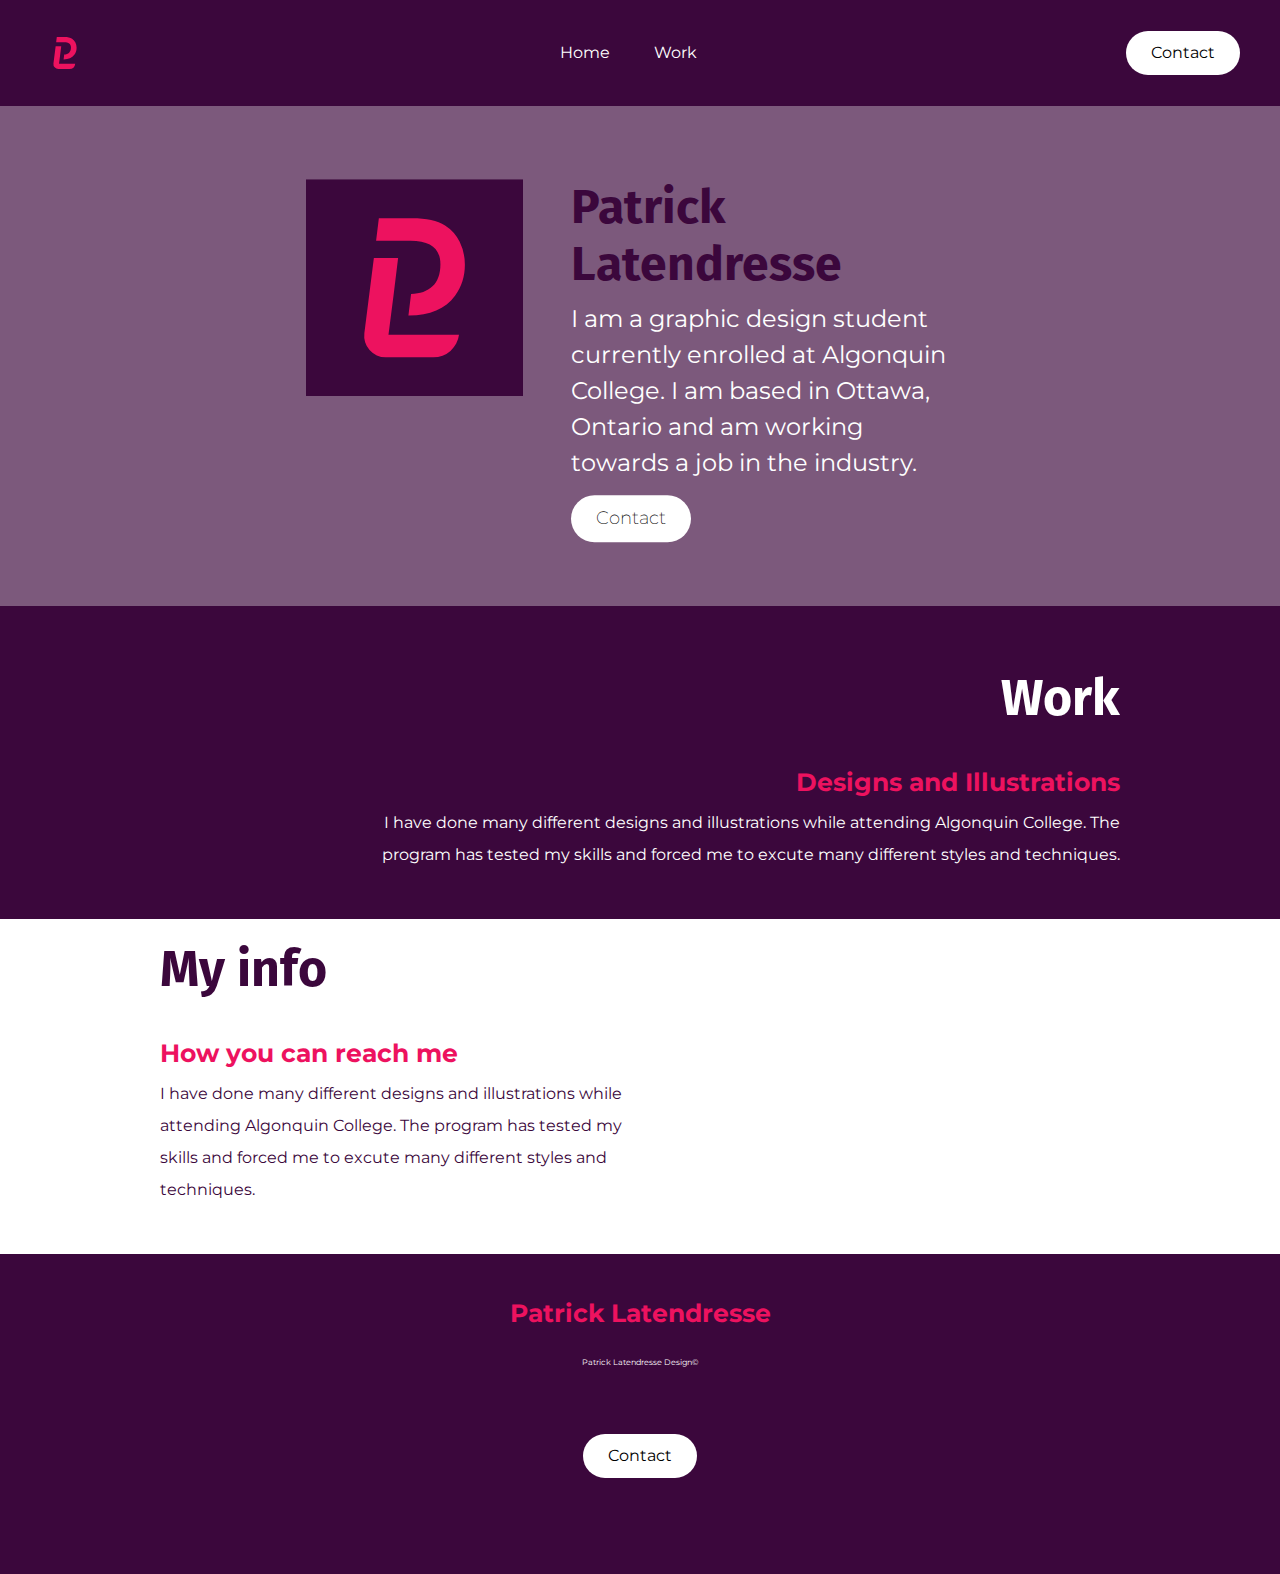
<file: index.html>
<!DOCTYPE html>
<html lang="en-ca">
<head>
  <meta charset="utf-8">
  <title>Homepage</title>
  <meta name="viewport" content="width=device-width,initial-scale=1">
  <link href="css/main.css" rel="stylesheet">
  <link rel="preconnect" href="https://fonts.gstatic.com">
  <link href="https://fonts.googleapis.com/css2?family=Fira+Sans:wght@500&family=Montserrat&display=swap" rel="stylesheet">
  <link rel="shortcut icon" href="favicon.ico">
  <link rel="icon" type="image/png" href="favicon-196.png">
</head>
<body>
  <ul class="skip-links">
    <li><a href="#nav">skip to Navigation</a></li>
    <li><a href="#main">skip to Main</a></li>
    <li><a href="#contentinfo">skip to Footer</a></li>
  </ul>

  <header role="banner" class="banner">
    <img class="logo" src="images/logo.svg" alt="Logo">
    <nav role="navigation" id="nav" tabindex="0">
      <ul class="links">
        <li><a href="file:///Users/patricklatendresse/Documents/GitHub/web-design-2-independent-project/index.html">Home</a></li>
        <li><a href="file:///Users/patricklatendresse/Documents/GitHub/web-design-2-independent-project/work.html">Work</a></li>
      </ul>
    </nav>
    <a class="btn" href="file:///Users/patricklatendresse/Documents/GitHub/web-design-2-independent-project/contact.html">Contact</a>
  </header>

  <main role="main" id="main" tabindex="0">
    <section class="intro">
      <div class="cta">
        <img class="img-flex" src="images/16by9.svg" alt="">
        <div class="cta-content">
          <div class="icon">
            <img src="images/logo.svg" alt="">
          </div>

          <div class="cta-text">
            <h1 class="cta-h1">Patrick Latendresse</h1>
            <p class="cta-p">I am a graphic design student currently enrolled at Algonquin College. I am based in Ottawa, Ontario and am working towards a job in the industry.</p>
            <a class="cta-btn" href="#">Contact</a>
          </div>
        </div>
      </div>
    </section>

    <section class="work">
      <h2>Work</h2>
      <h3>Designs and Illustrations</h3>
      <p>I have done many different designs and illustrations while attending Algonquin College. The program has tested my skills and forced me to excute many different styles and techniques.</p>
    </section>

    <section class="info">
      <h2>My info</h2>
      <h3>How you can reach me</h3>
      <p>I have done many different designs and illustrations while attending Algonquin College. The program has tested my skills and forced me to excute many different styles and techniques.</p>
    </section>
  </main>

  <article>
    <footer role="contentinfo" id="contentinfo" class="contentinfo">
      <h3 class="name">Patrick Latendresse</h3>
      <div class="container">
        <div>
          <a class="footerbtn" href="file:///Users/patricklatendresse/Documents/GitHub/web-design-2-independent-project/contact.html">Contact</a>
        </div>
        <p>Patrick Latendresse Design©</p>
      </div>
    </footer>
  </article>

</body>
</html>
</file>
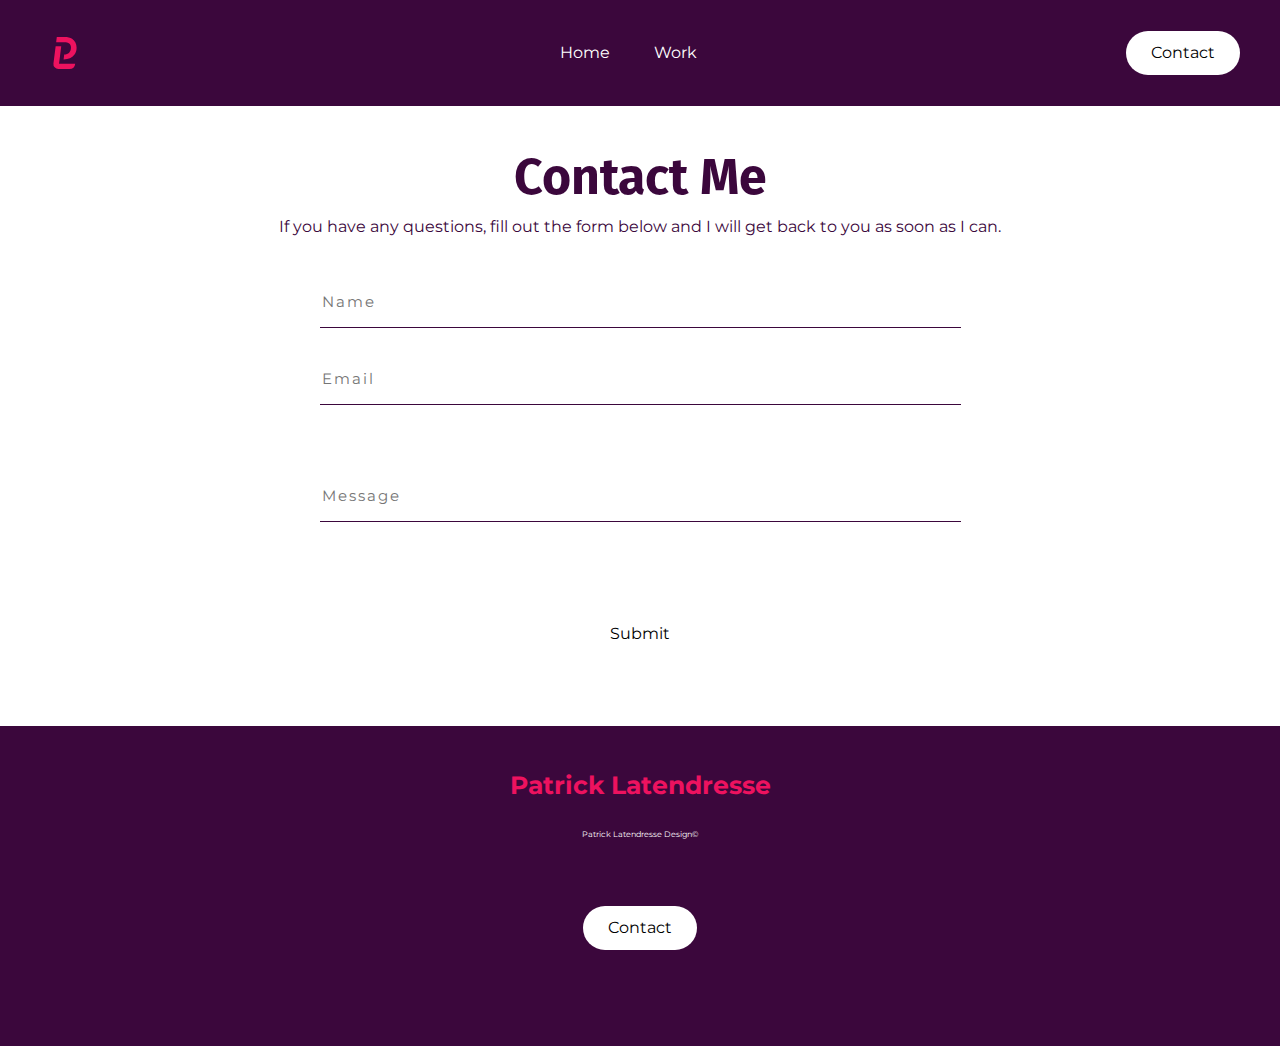
<file: contact.html>
<!DOCTYPE html>
<html lang="en-ca">
<head>
  <meta charset="utf-8">
  <title>Homepage</title>
  <meta name="viewport" content="width=device-width,initial-scale=1">
  <link href="css/main.css" rel="stylesheet">
  <link rel="preconnect" href="https://fonts.gstatic.com">
  <link href="https://fonts.googleapis.com/css2?family=Fira+Sans:wght@500&family=Montserrat&display=swap" rel="stylesheet">
  <link rel="shortcut icon" href="favicon.ico">
  <link rel="icon" type="image/png" href="favicon-196.png">
</head>
<body>

  <header class="banner">
    <img class="logo" src="images/logo.svg" alt="Logo">
    <nav>
      <ul class="links">
        <li><a href="file:///Users/patricklatendresse/Documents/GitHub/web-design-2-independent-project/index.html">Home</a></li>
        <li><a href="file:///Users/patricklatendresse/Documents/GitHub/web-design-2-independent-project/work.html">Work</a></li>
      </ul>
    </nav>
    <a class="btn" href="file:///Users/patricklatendresse/Documents/GitHub/web-design-2-independent-project/contact.html">Contact</a>
  </header>

  <main>
    <section class="formheader">
      <h1>Contact Me</h1>
      <p>If you have any questions, fill out the form below and I will get back to you as soon as I can.</p>
    </section>

    <section class="signup">
      <div class="message">
        <form>
          <input type="text" placeholder="Name" />
          <input type="text" placeholder="Email" />
          <input type="text" id="msg" placeholder="Message" />
        </form>
        <div>
        <a class="formbtn" href="">Submit</a>
      </div>
      </div>
    </section>
  </main>

  <footer role="contentinfo" id="contentinfo" class="contentinfo">
    <h3 class="name">Patrick Latendresse</h3>
    <div class="container">
      <div>
        <a class="footerbtn" href="file:///Users/patricklatendresse/Documents/GitHub/web-design-2-independent-project/contact.html">Contact</a>
      </div>
      <p>Patrick Latendresse Design©</p>
    </div>
  </footer>

</body>
</html>
</file>
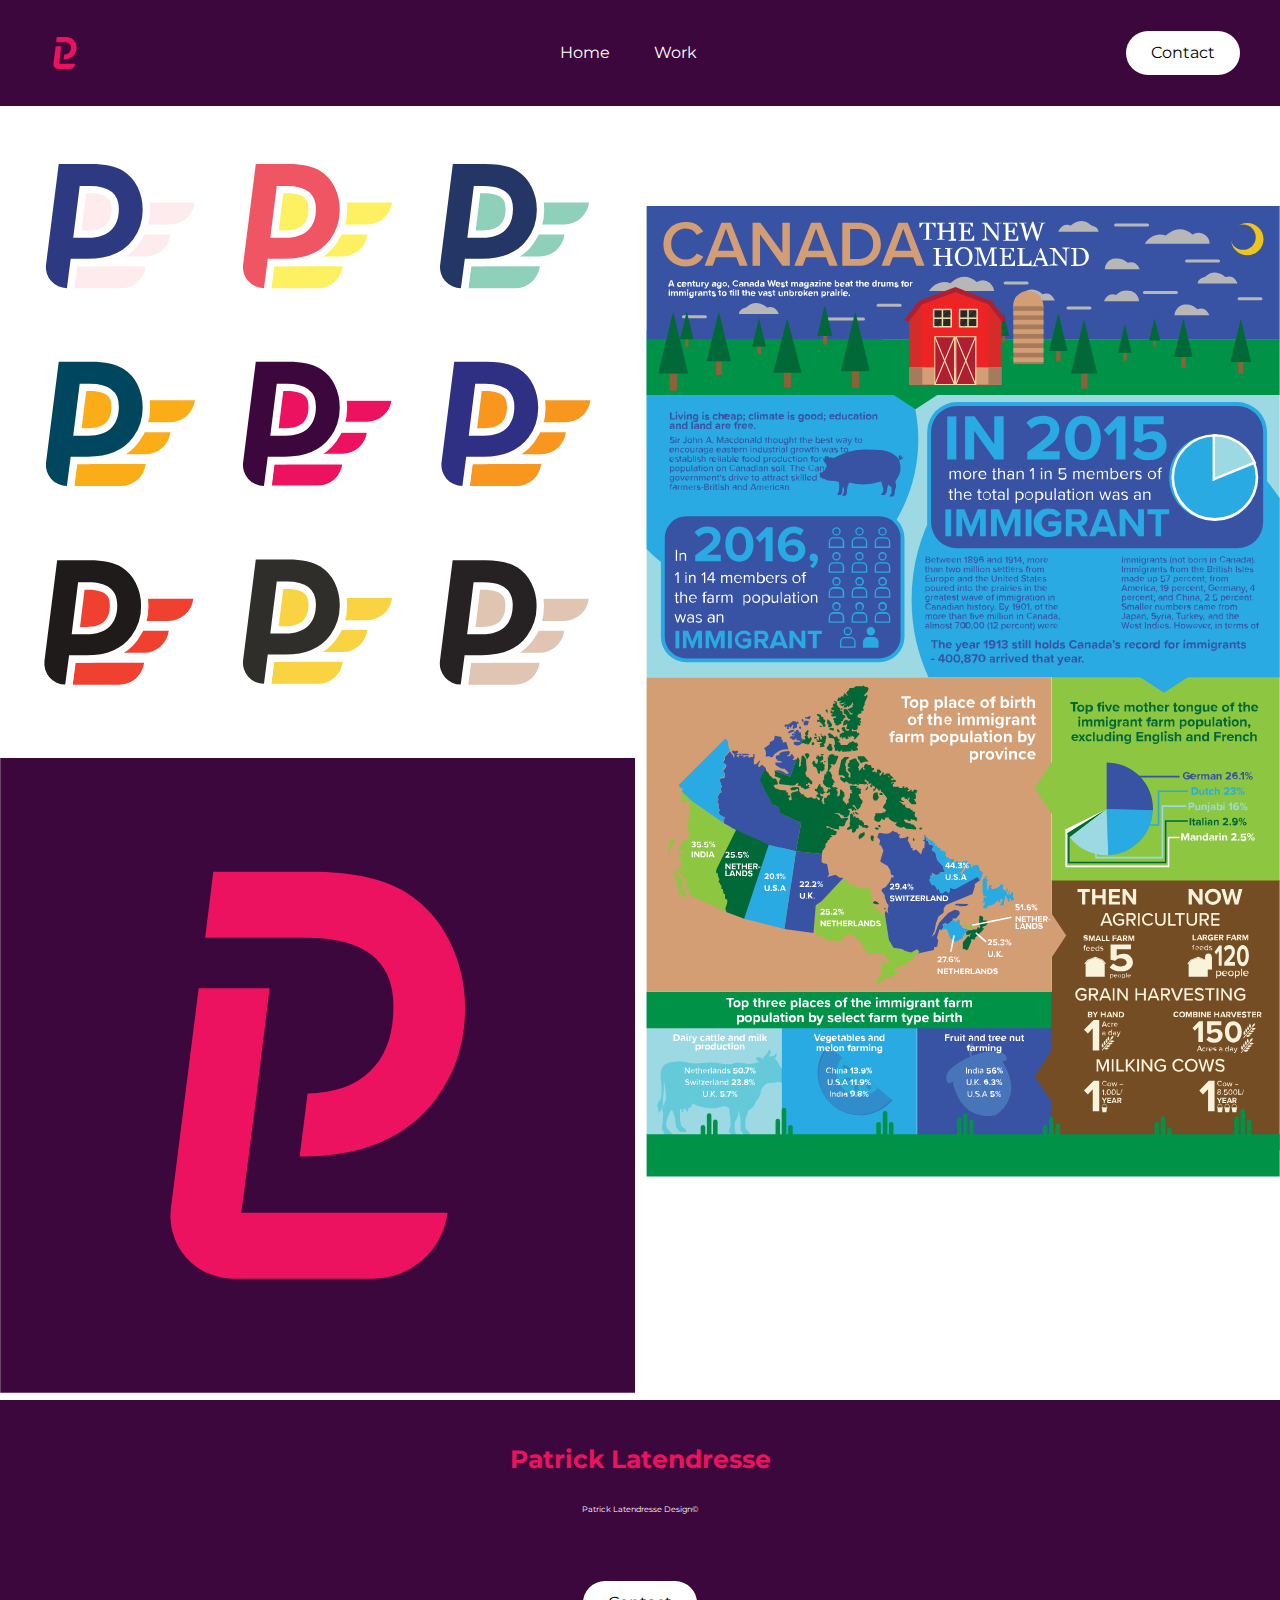
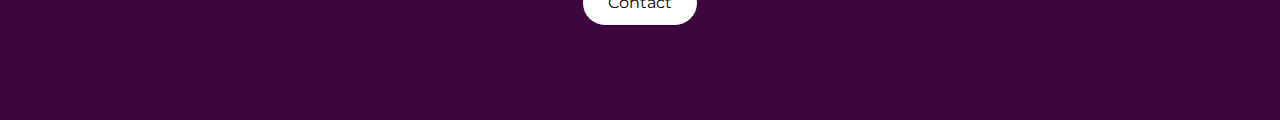
<file: work.html>
<!DOCTYPE html>
<html lang="en-ca">
<head>
  <meta charset="utf-8">
  <title>Homepage</title>
  <meta name="viewport" content="width=device-width,initial-scale=1">
  <link href="css/main.css" rel="stylesheet">
  <link rel="preconnect" href="https://fonts.gstatic.com">
  <link href="https://fonts.googleapis.com/css2?family=Fira+Sans:wght@500&family=Montserrat&display=swap" rel="stylesheet">
  <link rel="shortcut icon" href="favicon.ico">
  <link rel="icon" type="image/png" href="favicon-196.png">
</head>
<body>
  <header class="banner">
    <img class="logo" src="images/logo.svg" alt="Logo">
    <nav>
      <ul class="links">
        <li><a href="file:///Users/patricklatendresse/Documents/GitHub/web-design-2-independent-project/index.html">Home</a></li>
        <li><a href="file:///Users/patricklatendresse/Documents/GitHub/web-design-2-independent-project/work.html">Work</a></li>
      </ul>
    </nav>
    <a class="btn" href="file:///Users/patricklatendresse/Documents/GitHub/web-design-2-independent-project/contact.html">Contact</a>
  </header>

    <main>
      <div class="grid-container">
        <div class="personallogo"><img src="images/personallogo.svg" alt="logo"></div>
        <div class="gridlogo"><img src="images/gridlogo.svg" alt=""></div>
        <div class="infographic"><img src="images/infographic.svg" alt=""></div>
      </div>
    </main>

  <footer role="contentinfo" id="contentinfo" class="contentinfo">
    <h3 class="name">Patrick Latendresse</h3>
    <div class="container">
      <div>
        <a class="footerbtn" href="file:///Users/patricklatendresse/Documents/GitHub/web-design-2-independent-project/contact.html">Contact</a>
      </div>
      <p>Patrick Latendresse Design©</p>
    </div>
  </footer>

</body>
</html>
</file>
<file: css/main.css>
@-moz-viewport { width: device-width; scale: 1; }
@-ms-viewport { width: device-width; scale: 1; }
@-o-viewport { width: device-width; scale: 1; }
@-webkit-viewport { width: device-width; scale: 1; }
@viewport { width: device-width; scale: 1; }

html {
  box-sizing: border-box;
  -webkit-text-size-adjust: 100%;
  text-size-adjust: 100%;
  font-family: "Fira Sans", sans-serif;
  font-family: Montserrat, sans-serif;
  line-height: 1.5;
}

*,
*::before,
*::after {
  box-sizing: inherit;
}

body {
  margin: 0;
}

li, a {
  font-family: Montserrat, sans-serif;
  font-size: 1rem;
  color: #fff;
  text-decoration: none;
}

.banner {
  display: flex;
  justify-content: space-between;
  align-items: center;
  padding: 25px 40px;
  background-color: #3b073c;
}

.logo {
  cursor: pointer;
  width: 50px;
  height: auto;
}

.links {
  list-style: none;
}

.links li {
  display: inline-block;
  padding: 0 1.25rem;
}

.links li a:hover {
  color: #ed125f;
}

.btn {
  padding: .625rem 1.5625rem;
  background-color: #fff;
  color: #000;
  border: none;
  border-radius: 1.5rem;
  opacity: 50;
  transition: opacity .8s;
}

.btn:hover {
  background-color: #ed125f;
  color: #fff;
  opacity: 100;
  transition: opacity .5s;
}

h1 {
  font-size: 3.125rem;
  font-family: "Fira Sans", sans-serif;
  color: #3b073c;
  margin-bottom: -1rem;
}

h2 {
  font-size: 1.5625rem;
  font-family: Montserrat, sans-serif;
  color: #ed125f;
  margin-bottom: -1rem;
}

h3 {
  font-size: 1.5625rem;
  font-family: Montserrat, sans-serif;
  color: #ed125f;
  margin-bottom: -1rem;
}

.work {
  line-height: 2;
  text-align: right;
  padding-right: 10rem;
  padding-left: 50rem;
  background-color: #3b073c;
  padding-bottom: 2rem;
  float: right;
}

.work h2 {
  color: #fff;
  width: 50rem;
  font-size: 3.125rem;
  font-family: "Fira Sans", sans-serif;
  margin-bottom: -1rem;
}

.work p {
  color: #fff;
  width: 50rem;
}

.message {
  display: block;
  text-align: center;
}

form {
  display: inline-block;
  margin-left: auto;
  margin-right: auto;
  text-align: left;
  padding-top: 1rem;
  padding-bottom: 5rem;
}

.formheader {
  text-align: center;
  color: #3b073c;
}

.formheader p {
  color: #3b073c;
}

input {
  width: 100%;
  margin: 20px 0;
  background: #fff;
  border: none;
  border-bottom: 1px solid #3b073c;
  font-size: .9375rem;
  letter-spacing: 2px;
  font-family: Montserrat, sans-serif;
  padding-bottom: 1rem;
}

#msg {
  margin-top: 60px;
}

.formbtn {
  padding: .625rem 1.5625rem;
  background-color: #fff;
  color: #000;
  border: none;
  border-radius: 1.5rem;
  opacity: 50;
  transition: opacity .8s;
}

.formbtn:hover {
  background-color: #ed125f;
  color: #fff;
  opacity: 100;
  transition: opacity  .5s;
}

.skip-links {
  display: none;
}

footer {
  background-color: #3b073c;
  color: #fff;
  bottom: 0;
  width: 100%;
  height: 20rem;
  display: inline-block;
  margin-left: auto;
  margin-right: auto;
  text-align: left;
  padding-top: 1rem;
}

.name {
  padding-bottom: 2rem;
  text-align: center;
}

.footerbtn {
  padding: .625rem 1.5625rem;
  background-color: #fff;
  color: #000;
  border: none;
  border-radius: 1.5rem;
  margin: 0;
  position: absolute;
  top: 50%;
  left: 50%;
  -ms-transform: translate(-50%, -50%);
  transform: translate(-50%, -50%);
}

.footerbtn:hover {
  background-color: #fff;
  color: #ed125f;
}

.container {
  height: 200px;
  position: relative;
  text-align: center;
  font-size: .5rem;
}

.trademark {
  color: #fff;
}

.info {
  line-height: 2;
  padding-left: 10rem;
  padding-right: 5rem;
  width: 50rem;
  padding-bottom: 2rem;
  padding-top: 2rem;
}

.info p {
  color: #3b073c;
}

.info h2 {
  font-size: 3.125rem;
  font-family: "Fira Sans", sans-serif;
  color: #3b073c;
  margin-bottom: -1rem;
}

.signup {
  padding-bottom: 5rem;
}

.grid-container {
  display: grid;
  grid-template-columns: 1fr 1fr;
  grid-template-rows: 1fr 1fr;
  gap: 10px 10px;
  grid-template-areas:
    "personallogo infographic"
    "gridlogo infographic";
}

.gridlogo { grid-area: gridlogo; }

.infographic { grid-area: infographic; }

.personallogo { grid-area: personallogo; }

.img-flex {
  display: block;
  width: 100%;
}

.cta-text {
  max-width: 65%;
  padding: 0 0 0 4rem;
  flex-direction: column;
  margin: 0 0 1em;
}

.cta-content {
  display: flex;
  padding-top: 2%;
  position: absolute;
  left: 50%;
  justify-content: flex-start;
  width: 100%;
  top: 50%;
  transform: translate(-50%, -50%);
  max-width: 700px;
}

.cta {
  align-items: center;
  position: relative;
  max-height: 500px;
  overflow: hidden;
}

.icon {
  width: 100%;
  max-width: 31%;
}

.icon img {
  margin: 0 1em;
  display: block;
  width: 100%;
}

.cta-btn {
  background-color: #fff;
  color: #000;
  font-weight: 200;
  text-decoration: none;
  font-size: 1.125rem;
  border-width: 3px;
  display: inline-block;
  padding: .625rem 1.5625rem;
  border: none;
  border-radius: 1.5rem;
}

.cta-h1 {
  font-size: 3rem;
  font-weight: bold;
  margin: 0;
  line-height: 1.2;
}

.cta-p {
  font-size: 1.5rem;
  margin: .3em 0 .6em;
  color: #fff;
}

.cta-btn:hover {
  background-color: #fff;
  color: #ed125f;
}

@media only screen and (min-width: 25em) {

  .info {
    width: 90%;
  }

  .grid-container {
    display: grid;
    grid-template-columns: 1fr;
    grid-template-rows: 1fr 1fr 1fr 1fr;
    gap: 10px 10px;
    grid-template-areas:
      "personallogo"
      "gridlogo"
      "infographic"
      "infographic";
  }

  .gridlogo { grid-area: gridlogo; }

  .infographic { grid-area: infographic; }

  .personallogo { grid-area: personallogo; }

}

@media only screen and (min-width: 38em) {

  .info {
    width: 35rem;
  }

}

@media only screen and (min-width: 60em) {

  .info {
    width: 45rem;
  }

  .grid-container {
    display: grid;
    grid-template-columns: 1fr 1fr;
    grid-template-rows: 1fr 1fr;
    gap: 10px 10px;
    grid-template-areas:
      "personallogo infographic"
      "gridlogo infographic";
  }

  .gridlogo { grid-area: gridlogo; }

  .infographic { grid-area: infographic; }

  .personallogo { grid-area: personallogo; }

}

@media only screen and (min-width: 90em) {

  .info {
    width: 50rem;
  }

}
</file>
